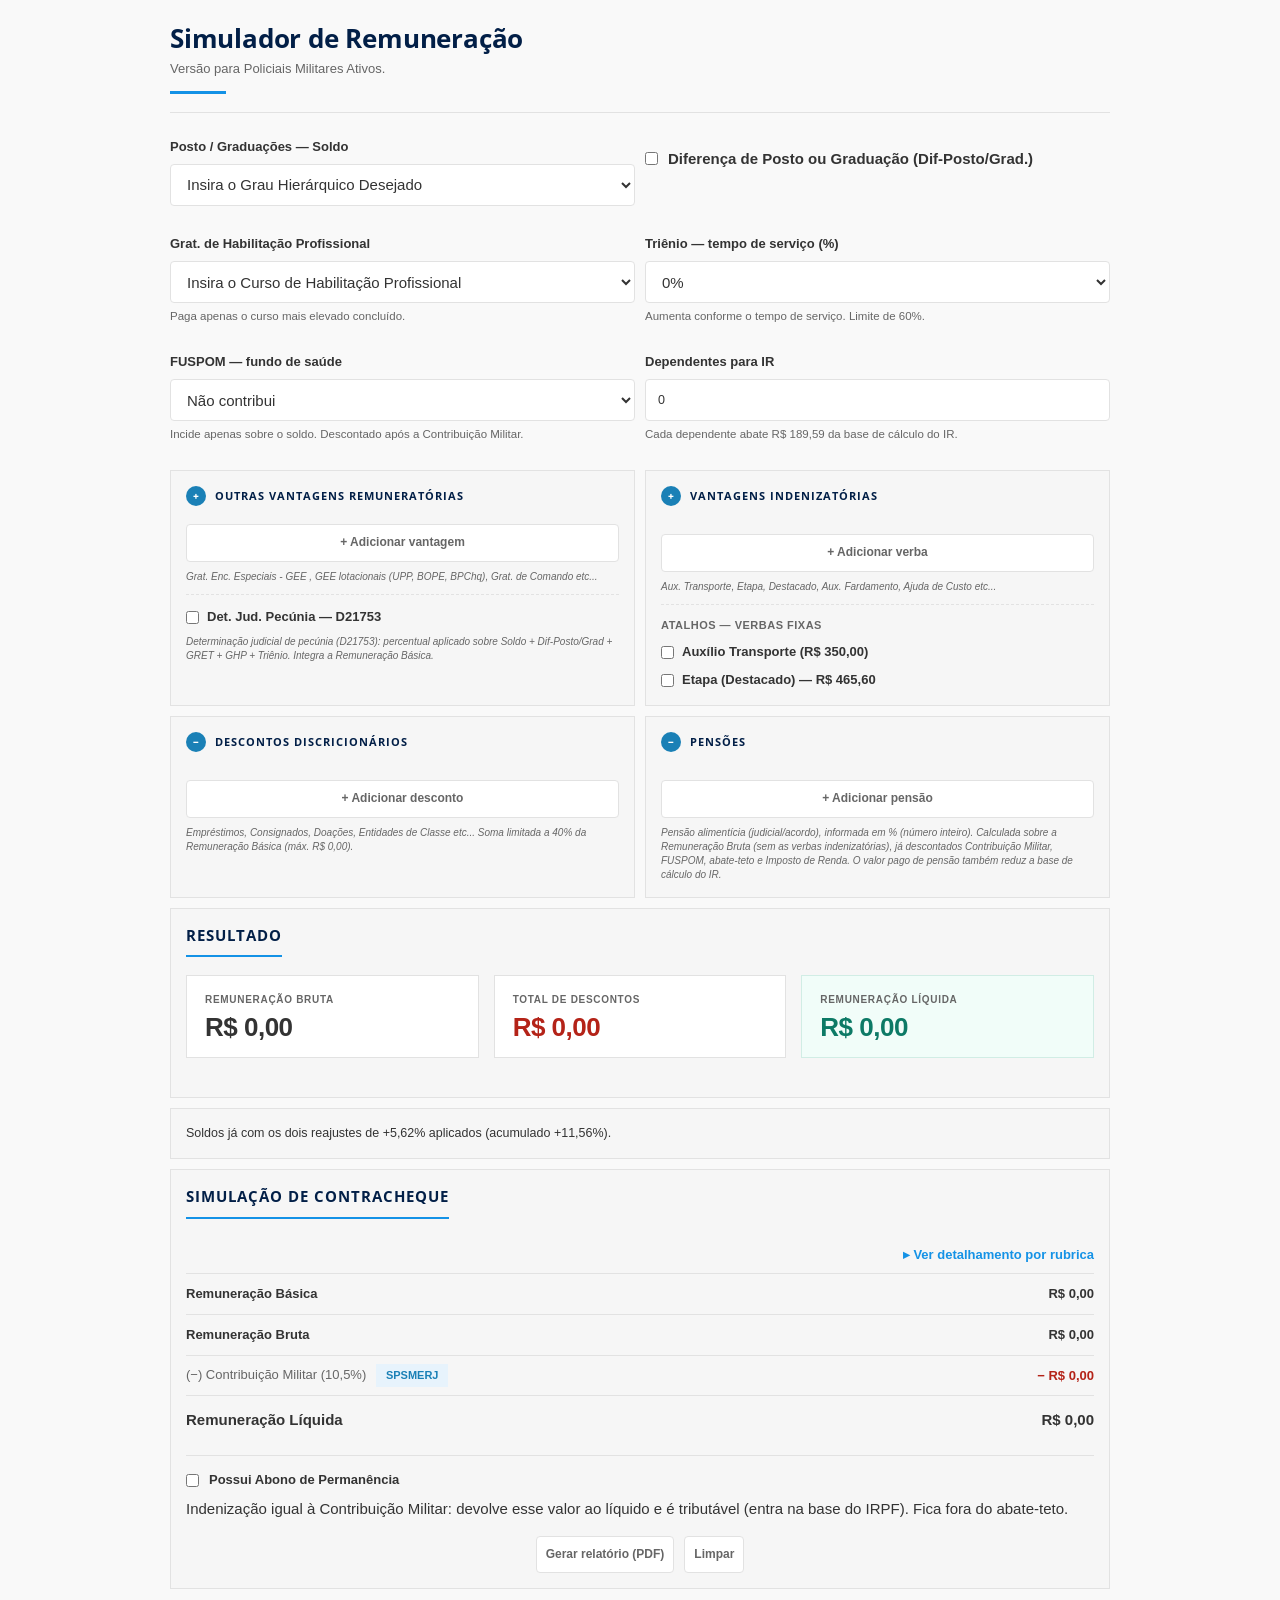
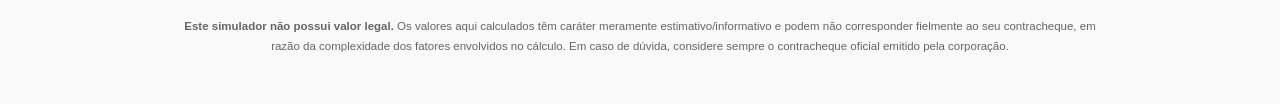
<file: index.html>
<!DOCTYPE html>
<html lang="pt-BR">

<head>
  <meta charset="UTF-8">
  <meta name="viewport" content="width=device-width, initial-scale=1.0">
  <link rel="preconnect" href="https://fonts.googleapis.com">
  <link rel="preconnect" href="https://fonts.gstatic.com" crossorigin>
  <link rel="stylesheet" href="https://fonts.googleapis.com/css2?family=Open+Sans:wght@400;600;700&display=swap">
  <link rel="stylesheet" href="calculadora_pmerj.css">
  <title>Simulador de Remuneração</title>
  <script src="calculadora_pmerj_v6.js" defer></script>
</head>

<body>
  <div class="wrap">
    <header>
      <div class="header-text">
        <div class="brasao"></div>
        <h1>Simulador de Remuneração</h1>
        <p>Versão para Policiais Militares Ativos.</p>
      </div>
    </header>
    <!-- ====================== REAJUSTES (JÁ EFETIVADOS) ====================== -->
    <!-- Os dois reajustes de 5,62% estão fixos no cálculo (JS), compostos sobre o soldo.
       Acumulado: 1,0562 × 1,0562 = 1,11556 -> +11,56%.
       Este card também recebe, via JS, a opção de GEE (exclusiva de Coronel). -->
    <div class="card" id="card-reajuste" style="margin-bottom:16px;">
      <div class="hint" style="font-size: 12.5px">Soldos já com os dois reajustes de +5,62% aplicados (acumulado +11,56%).</div>
    </div>


    <div class="grid">


      <!-- ============ CARD 1 — POSTO / GRADUAÇÃO (DEFINIDO) ============ -->
      <div class="field">
        <label for="posto">Posto / Graduações — Soldo</label>
        <select id="posto">

          <option value="3270.73" data-gret="192.5"> Cel PM </option>
          <option value="2943.65" data-gret="192.5">Ten Cel PM </option>
          <option value="2649.28" data-gret="192.5">Maj PM </option>
          <option value="2384.35" data-gret="150">Cap PM </option>
          <option value="2145.60" data-gret="150">1º Ten PM </option>
          <option value="1929.73" data-gret="150">2º Ten PM </option>
          <option value="1736.76" data-gret="150">Asp Of PM </option>
          <option value="1141.49" data-gret="122.5">Cad PM </option>
          <option value="1736.76" data-gret="150">Sub Ten PM</option>
          <option value="1596.12" data-gret="150">1º Sgt PM </option>
          <option value="1448.94" data-gret="150">2º Sgt PM </option>
          <option value="1318.11" data-gret="150">3º Sgt PM </option>
          <option value="1141.49" data-gret="150">Cb PM </option>
          <option value="991.03" data-gret="150">Sd PM </option>
          <option value="817.67" data-gret="122.5">Aluno CFP </option>
          <option value="0" selected> Insira o Grau Hierárquico Desejado </option>
        </select>
      </div>

      <!-- GHP — Gratificação de Habilitação Profissional
           Quem escolhe é o usuário (curso mais elevado concluído).
           value = % sobre o soldo  |  cálculo no JS: soldo * value / 100 -> LINHA no resultado -->

      <div class="field">
        <label for="habilitacao"> Grat. de Habilitação Profissional </label>
        <select name="" id="habilitacao">
          <option value="160">160% - CCEM — Curso de Comando e Estado-Maior</option>
          <option value="110">110% - CAO / CAS — Curso de Aperfeiçoamento de Oficiais / Sargentos</option>
          <option value="85">85% - CE - Curso de Especialização ou Equivalente</option>
          <option value="80">80% - CFO / CFS — Curso de Formação de Oficiais / Sargentos</option>
          <option value="75">75% - CFP — Curso de Formação de Praça</option>
          <option value="0" selected> Insira o Curso de Habilitação Profissional </option>
        </select>
        <div class="hint">Paga apenas o curso mais elevado concluído.</div>
      </div>
      <div class="field">
        <label for="trienio">Triênio — tempo de serviço (%)</label>
        <select id="trienio">
          <option value="0" selected>0%</option>
          <option value="10">10%</option>
          <option value="15">15%</option>
          <option value="20">20%</option>
          <option value="25">25%</option>
          <option value="30">30%</option>
          <option value="35">35%</option>
          <option value="40">40%</option>
          <option value="45">45%</option>
          <option value="50">50%</option>
          <option value="55">55%</option>
          <option value="60">60%</option>
        </select>
        <div class="hint">Aumenta conforme o tempo de serviço. Limite de 60%.</div>
      </div>

      <!-- Card recolhível (<details>): nasce fechado para dar mais respiro à página;
         clicar no <summary> expande. Os id internos não mudaram. -->
      <!-- FUSPOM — fundo de saúde (escolhido pelo usuário). DESCONTO.
           value = % | base = SOMENTE o soldo
           cálculo no JS: soldo * value / 100 -> LINHA de desconto (após Contrib. Militar) -->
      <div class="field">
        <label for="fuspom">FUSPOM — fundo de saúde</label>
        <select id="fuspom">
          <option value="0" selected>Não contribui</option>
          <option value="10">10%</option>
          <option value="11">11%</option>
          <option value="12">12%</option>
          <option value="13">13%</option>
          <option value="14">14%</option>
          <option value="15">15%</option>
          <option value="16">16%</option>
          <option value="17">17%</option>
          <option value="18">18%</option>
        </select>
        <div class="hint">Incide apenas sobre o soldo. Descontado após a Contribuição Militar.</div>
      </div>

      <!-- DEPENDENTES (IR) — controle próprio, perto do FUSPOM.
           Cada dependente abate R$ 189,59 do Rendimento Tributável. -->
      <div class="field">
        <label for="dependentes">Dependentes para IR</label>
        <input type="number" id="dependentes" value="0" min="0" step="1" inputmode="numeric">
        <div class="hint">Cada dependente abate R$ 189,59 da base de cálculo do IR.</div>
      </div>

      <!-- ============ CARD — OUTRAS VANTAGENS REMUNERATÓRIAS (até 5) ============ -->
      <!-- TRIBUTÁVEIS: somam à Rem. Básica para formar a Rem. Bruta. -->

      <div class="card">
        <h2><span class="num">+</span> Outras vantagens remuneratórias</h2>
        <div id="vant-lista"><!-- campos adicionados aqui (máx. 5) --></div>
        <button type="button" class="cen-btn" id="btn-add-vant" style="width:100%;">+ Adicionar vantagem
        </button>
        <div class="hint hint-exp"> Grat. Enc. Especiais - GEE , GEE lotacionais (UPP, BOPE, BPChq), Grat. de Comando
          etc...</div>
      </div>


      <!-- ============ CARD — VERBAS INDENIZATÓRIAS (até 5) ============ -->
      <!-- NÃO TRIBUTÁVEIS: entram na Rem. Bruta, mas saem do Rendimento Tributável. -->
      <div class="card">
        <h2><span class="num">+</span> Vantagens Indenizatórias</h2>
        <div id="vind-lista"><!-- campos (máx. 5) --></div>
        <button type="button" class="cen-btn" id="btn-add-vind" style="width:100%; margin-top:10px;">+ Adicionar
          verba</button>

        <div class="hint hint-exp"> Aux. Transporte, Etapa, Destacado, Aux. Fardamento, Ajuda de Custo etc...</div>
      </div>

      <!-- ============ CARD — DESCONTOS DISCRICIONÁRIOS (até 5) ============ -->
      <!-- O usuário adiciona campos (máx. 5). Cada um é um valor livre em R$.
         A SOMA de todos é limitada a 40% da Remuneração Básica (teto dinâmico).
         No JS: somaDisc = soma dos campos; desconto = min(somaDisc, 40% Rem.Básica).
         Campos criados/removidos dinamicamente; o cálculo lê todos pela classe .desc-disc-input. -->
      <div class="card">
        <h2><span class="num">−</span> Descontos discricionários</h2>
        <div id="desc-disc-lista"><!-- campos adicionados aqui (máx. 5) --></div>
        <button type="button" class="cen-btn" id="btn-add-desc" style="width:100%; margin-top: 10px;">+ Adicionar
          desconto</button>
        <div class="hint hint-exp"> Empréstimos, Consignados, Doações, Entidades de Classe etc... Soma limitada a 40% da
          Remuneração Básica (máx. <span id="desc-disc-max">R$ 0,00</span>).
        </div>
        <div class="hint" id="desc-disc-aviso" style="display:none; color:var(--vermelho); font-weight:600;">Soma
          acima
          do limite — considerado o máximo permitido.</div>
      </div>

      <!-- ============ CARD — PENSÕES (até 5) ============ -->
      <!-- Desconto. Reduz o líquido E abate da Base de Cálculo do IR.
           Campos dinâmicos lidos pela classe .pensao-input. -->
      <div class="card">
        <h2><span class="num">−</span> Pensões</h2>
        <div id="pensao-lista"><!-- campos adicionados aqui (máx. 5) --></div>
        <button type="button" class="cen-btn" id="btn-add-pensao" style="width:100%; margin-top:10px;">+ Adicionar
          pensão</button>
        <div class="hint hint-exp" style="margin-top:8px;">Pensão alimentícia (judicial/acordo), informada em % (número inteiro).
          Calculada sobre a Remuneração Bruta (sem as verbas indenizatórias), já descontados Contribuição Militar, FUSPOM, abate-teto e Imposto de Renda.
          O valor pago de pensão também reduz a base de cálculo do IR.</div>
      </div>

      <!-- ============ CARD DE RESULTADO ============ -->
      <div class="card result-card">
        <h2> Resultado </h2>
        <div class="big-nums">
          <div class="big-num">
            <div class="lbl">Remuneração Bruta</div>
            <div class="val" id="r-rem-bruta">R$&nbsp;0,00</div>
          </div>
          <div class="big-num">
            <div class="lbl">Total de descontos</div>
            <div class="val" id="r-desc" style="color: var(--vermelho);">R$&nbsp;0,00</div>
          </div>
          <div class="big-num destaque">
            <div class="lbl">Remuneração Líquida</div>
            <div class="val" id="r-liquido">R$&nbsp;0,00</div>
          </div>
        </div>


      </div>

      <!-- DETALHAMENTO (table.breakdown) — "contracheque": rubricas e valores.
           Descontos, auxílios e líquido entram aqui nas próximas etapas. -->
      <div class="card result-card">
        <h2> Simulação de Contracheque </h2>
        <table class="breakdown">
          <tbody>
            <tr id="comp-toggle" style="cursor:pointer;">
              <td colspan="2" class="lbl-cell" style="color:var(--acento); font-weight:700;">
                <span id="comp-arrow">▸</span> Ver detalhamento por rubrica
              </td>
            </tr>
            <tr class="comp-row" style="display:none;">
              <td class="lbl-cell">Soldo base</td>
              <td id="t-soldo">R$&nbsp;0,00</td>
            </tr>
            <tr class="comp-row" style="display:none;">
              <td class="lbl-cell">GRET (<span id="t-gret-p">150</span>%)</td>
              <td class="pos" id="t-gret">+ R$&nbsp;0,00</td>
            </tr>
            <tr class="comp-row" style="display:none;">
              <td class="lbl-cell">GHP — Habilitação (<span id="t-ghp-p">75</span>%)</td>
              <td class="pos" id="t-ghp">+ R$&nbsp;0,00</td>
            </tr>
            <tr class="comp-row" style="display:none;">
              <td class="lbl-cell">GRAM — Risco (62,5%)</td>
              <td class="pos" id="t-gram">+ R$&nbsp;0,00</td>
            </tr>
            <tr class="comp-row" style="display:none;">
              <td class="lbl-cell">Triênio (<span id="t-tri-p">0</span>%)</td>
              <td class="pos" id="t-trienio">+ R$&nbsp;0,00</td>
            </tr>



            <tr class="subtotal">
              <td>Remuneração Básica</td>
              <td id="t-rem-basica">R$&nbsp;0,00</td>
            </tr>
            <tr>
              <td class="lbl-cell">(+) Outras vantagens remuneratórias</td>
              <td class="pos" id="t-vant">+ R$&nbsp;0,00</td>
            </tr>
            <tr>
              <td class="lbl-cell">(+) Verbas indenizatórias <span class="badge-aux">não tributável</span></td>
              <td class="pos" id="t-vind">+ R$&nbsp;0,00</td>
            </tr>
            <tr class="subtotal">
              <td>Remuneração Bruta</td>
              <td id="t-rem-bruta">R$&nbsp;0,00</td>
            </tr>
            <tr>
              <td class="lbl-cell">(−) Contribuição Militar (10,5%) <span class="badge-aux"> SPSMERJ </span></td>
              <td class="neg" id="t-contrib">− R$&nbsp;0,00</td>
            </tr>
            <tr>
              <td class="lbl-cell">(−) Descontos discricionários <span class="badge-aux"></span>
              </td>
              <td class="neg" id="t-desc-disc">− R$&nbsp;0,00</td>
            </tr>
            <tr>
              <td class="lbl-cell">(−) Imposto de Renda Retido na Fonte <span class="badge-aux">(estimativa)</span></td>
              <td class="neg" id="t-irrf">− R$&nbsp;0,00</td>
            </tr>
            <!-- as linhas de Pensão (uma por pensão informada) são inseridas aqui pelo JS, após o IRRF -->
            <tr class="final">
              <td>Remuneração Líquida</td>
              <td id="t-liquido">R$&nbsp;0,00</td>
            </tr>
          </tbody>
        </table>
      </div>
    </div>
    <!-- Rodapé informativo / aviso -->
    <p class="footer-note"><strong>Este simulador não possui valor legal.</strong> Os valores aqui calculados têm
      caráter meramente estimativo/informativo e podem não corresponder fielmente ao seu contracheque, em razão da
      complexidade dos fatores envolvidos no cálculo. Em caso de dúvida, considere sempre o contracheque oficial
      emitido pela corporação.</p>
  </div>
</body>

</html>
</file>
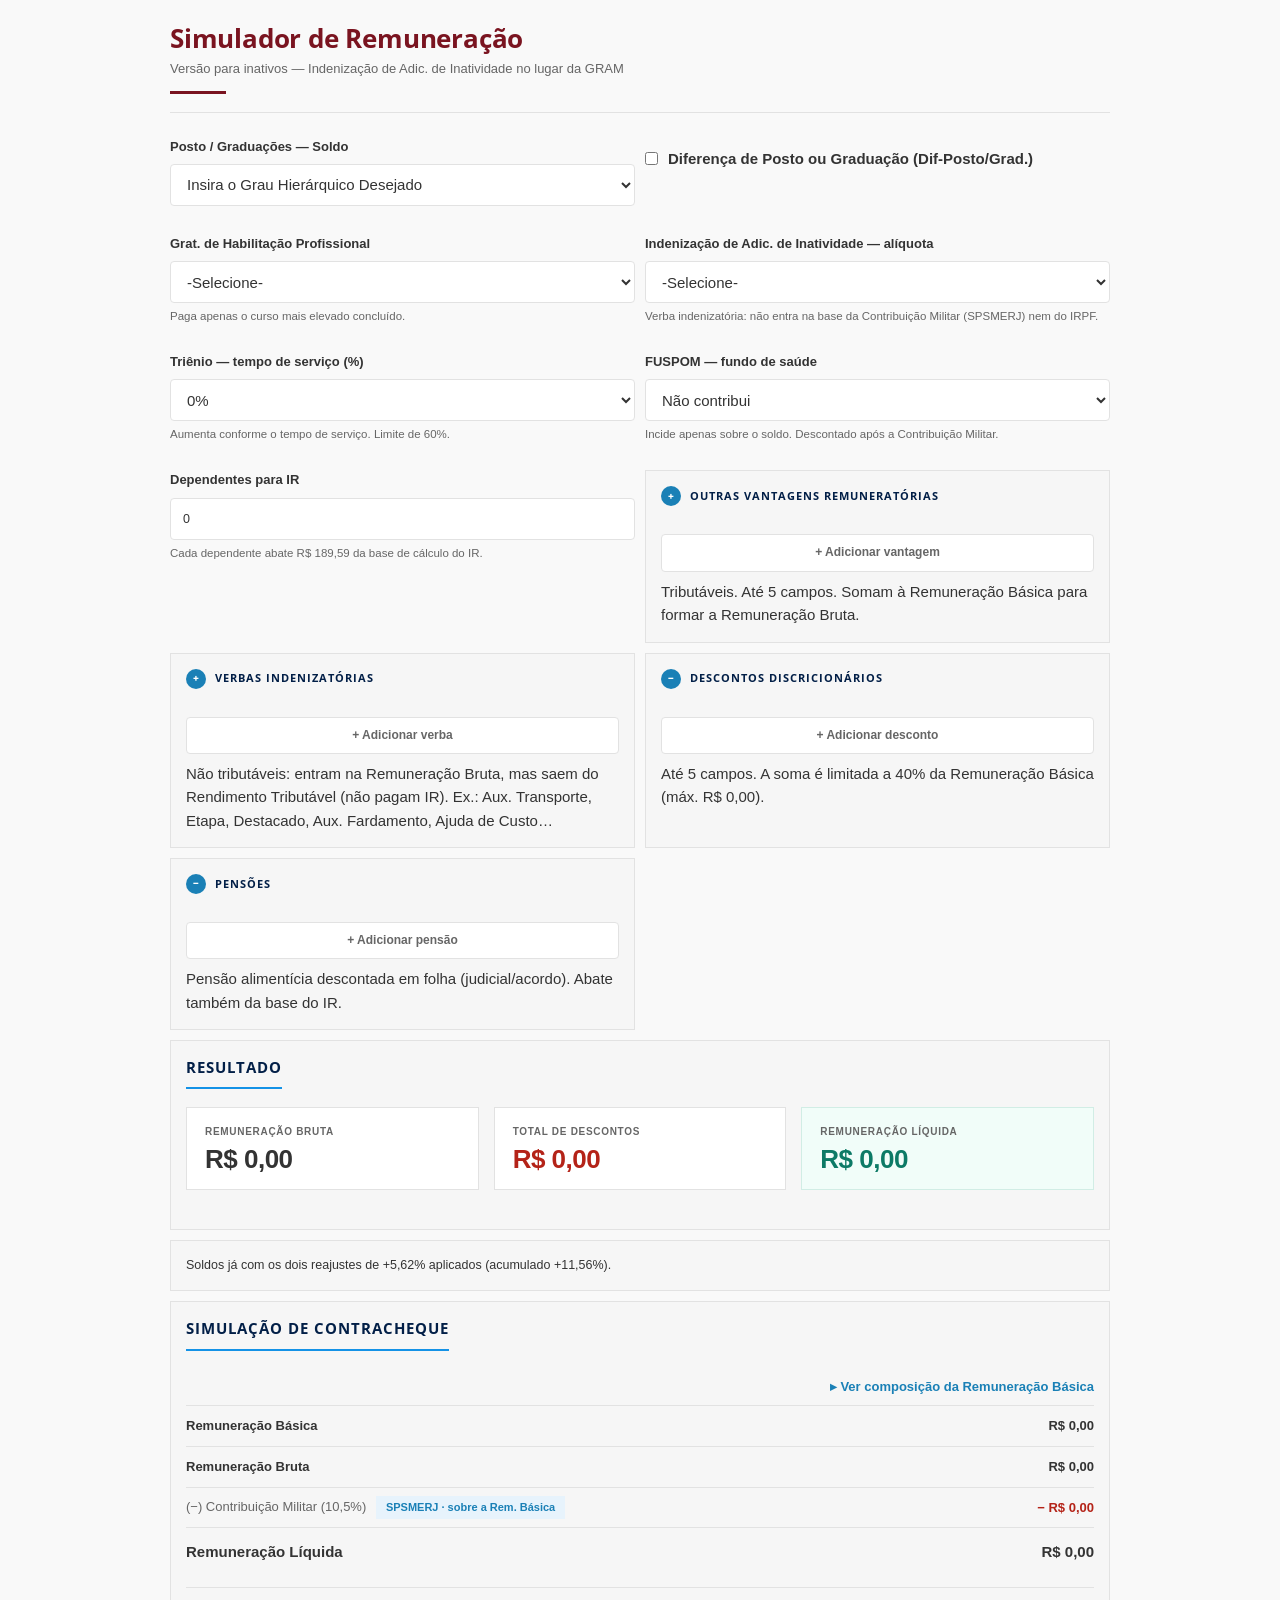
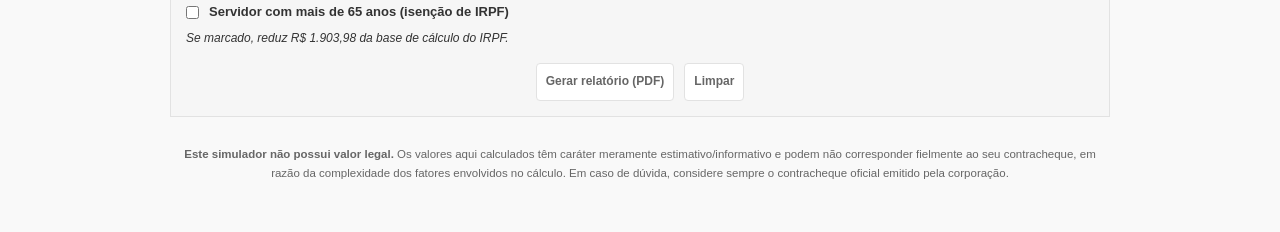
<file: Calculadora_Veterano.html>
<!DOCTYPE html>
<html lang="pt-BR">

<head>
  <meta charset="UTF-8">
  <meta name="viewport" content="width=device-width, initial-scale=1.0">
  <link rel="preconnect" href="https://fonts.googleapis.com">
  <link rel="preconnect" href="https://fonts.gstatic.com" crossorigin>
  <link rel="stylesheet" href="https://fonts.googleapis.com/css2?family=Open+Sans:wght@400;600;700&display=swap">
  <link rel="stylesheet" href="calculadora_pmerj.css">
  <title>Simulador de Remuneração — Inativos</title>
  <script src="Calculadora_Veterano_v6.js" defer></script>
</head>

<body class="veteranos">
  <div class="wrap">
    <header class="veterano">
    <!-- <header style="background: #b91c1c; color: #fff; margin-bottom:24px; border-radius:0 0 8px 8px;"> -->
      <div class="header-text">
        <div class="brasao"></div>
        <h1>Simulador de Remuneração</h1>
        <p>Versão para inativos — Indenização de Adic. de Inatividade no lugar da GRAM</p>
      </div>
    </header>

    <!-- ====================== REAJUSTES (JÁ EFETIVADOS) ====================== -->
    <!-- Os dois reajustes de 5,62% estão fixos no cálculo (JS), compostos sobre o soldo.
       Acumulado: 1,0562 × 1,0562 = 1,11556 -> +11,56%. -->
    <div class="card" id="card-reajuste" style="margin-bottom:16px;">
      <div class="hint" style="font-size:12.5px">Soldos já com os dois reajustes de +5,62% aplicados (acumulado +11,56%).</div>
    </div>


    <div class="grid">


      <!-- ============ CARD 1 — POSTO / GRADUAÇÃO (DEFINIDO) ============ -->
      <div class="field">
        <label for="posto">Posto / Graduações — Soldo</label>
        <select id="posto">
          <option value="3270.73" data-gret="192.5"> Cel PM </option>
          <option value="2943.65" data-gret="192.5">Ten Cel PM </option>
          <option value="2649.28" data-gret="192.5">Maj PM </option>
          <option value="2384.35" data-gret="150">Cap PM </option>
          <option value="2145.60" data-gret="150">1º Ten PM </option>
          <option value="1929.73" data-gret="150">2º Ten PM </option>
          <option value="1736.76" data-gret="150">Asp Of PM </option>
          <option value="1141.49" data-gret="122.5">Cad PM </option>
          <option value="1736.76" data-gret="150">Sub Ten PM</option>
          <option value="1596.12" data-gret="150">1º Sgt PM </option>
          <option value="1448.94" data-gret="150">2º Sgt PM </option>
          <option value="1318.11" data-gret="150">3º Sgt PM </option>
          <option value="1141.49" data-gret="150">Cb PM </option>
          <option value="991.03" data-gret="150" >Sd PM </option>
          <option value="817.67" data-gret="122.5">Aluno CFP </option>
          <option value="0" selected> Insira o Grau Hierárquico Desejado </option>
        </select>
      </div>

      <!-- GHP — Gratificação de Habilitação Profissional
           Quem escolhe é o usuário (curso mais elevado concluído).
           value = % sobre o soldo  |  cálculo no JS: soldo * value / 100 -> LINHA no resultado -->

      <div class="field">
        <label for="habilitacao"> Grat. de Habilitação Profissional </label>
        <select name="" id="habilitacao">
          <option value="160">160% - CCEM — Curso de Comando e Estado-Maior</option>
          <option value="110">110% - CAO / CAS — Curso de Aperfeiçoamento de Oficiais / Sargentos</option>
          <option value="85">85% - Curso de Especialização ou equivalente</option>
          <option value="80">80% - CFO / CFS — Curso de Formação de Oficiais / Sargentos</option>
          <option value="75" >75% - CFP — Curso de Formação de Praça </option>
          <option value="0" selected> -Selecione- </option>
        </select>
        <div class="hint">Paga apenas o curso mais elevado concluído.</div>
      </div>
            <!-- IAI — Indenização de Adicional de Inatividade (substitui a GRAM) -->
      <div class="field">
        <label for="iai-aliquota">Indenização de Adic. de Inatividade — alíquota</label>
        <select id="iai-aliquota">
          <option value="20">20%</option>
          <option value="25">25%</option>
          <option value="30">30%</option>
           <option value="0" selected> -Selecione- </option>
        </select>
        <div class="hint">Verba indenizatória: não entra na base da Contribuição Militar (SPSMERJ) nem do IRPF.</div>
      </div>

      <div class="field">
        <label for="trienio">Triênio — tempo de serviço (%)</label>
        <select id="trienio">
          <option value="0" selected>0%</option>
          <option value="10">10%</option>
          <option value="15">15%</option>
          <option value="20">20%</option>
          <option value="25">25%</option>
          <option value="30">30%</option>
          <option value="35">35%</option>
          <option value="40">40%</option>
          <option value="45">45%</option>
          <option value="50">50%</option>
          <option value="55">55%</option>
          <option value="60">60%</option>
        </select>
        <div class="hint">Aumenta conforme o tempo de serviço. Limite de 60%.</div>
      </div>

      <!-- Card recolhível (<details>): nasce fechado para dar mais respiro à página;
         clicar no <summary> expande. Os id internos não mudaram. -->
      <!-- FUSPOM — fundo de saúde (escolhido pelo usuário). DESCONTO.
           value = % | base = SOMENTE o soldo
           cálculo no JS: soldo * value / 100 -> LINHA de desconto (após Contrib. Militar) -->
      <div class="field">
        <label for="fuspom">FUSPOM — fundo de saúde</label>
        <select id="fuspom">
          <option value="0" selected>Não contribui</option>
          <option value="10">10%</option>
          <option value="11">11%</option>
          <option value="12">12%</option>
          <option value="13">13%</option>
          <option value="14">14%</option>
          <option value="15">15%</option>
          <option value="16">16%</option>
          <option value="17">17%</option>
          <option value="18">18%</option>
        </select>
        <div class="hint">Incide apenas sobre o soldo. Descontado após a Contribuição Militar.</div>
      </div>

      <!-- DEPENDENTES (IR) — controle próprio, perto do FUSPOM.
           Cada dependente abate R$ 189,59 do Rendimento Tributável. -->
      <div class="field">
        <label for="dependentes">Dependentes para IR</label>
        <input type="number" id="dependentes" value="0" min="0" step="1" inputmode="numeric">
        <div class="hint">Cada dependente abate R$ 189,59 da base de cálculo do IR.</div>
      </div>

      <!-- ============ CARD — OUTRAS VANTAGENS REMUNERATÓRIAS (até 5) ============ -->
      <!-- TRIBUTÁVEIS: somam à Rem. Básica para formar a Rem. Bruta. -->
      <div class="card">
        <h2><span class="num">+</span> Outras vantagens remuneratórias</h2>
        <div id="vant-lista"><!-- campos (máx. 5) --></div>
        <button type="button" class="cen-btn" id="btn-add-vant" style="width:100%; margin-top:10px;">+ Adicionar vantagem</button>
        <div class="hint" style="margin-top:8px;">Tributáveis. Até 5 campos. Somam à Remuneração Básica para formar a Remuneração Bruta.</div>
      </div>

      <!-- ============ CARD — VERBAS INDENIZATÓRIAS (até 5) ============ -->
      <!-- NÃO TRIBUTÁVEIS: entram na Rem. Bruta, mas saem do Rendimento Tributável. -->
      <div class="card">
        <h2><span class="num">+</span> Verbas indenizatórias</h2>
        <div id="vind-lista"><!-- campos (máx. 5) --></div>
        <button type="button" class="cen-btn" id="btn-add-vind" style="width:100%; margin-top:10px;">+ Adicionar verba</button>
        <div class="hint" style="margin-top:8px;">Não tributáveis: entram na Remuneração Bruta, mas saem do Rendimento Tributável (não pagam IR). Ex.: Aux. Transporte, Etapa, Destacado, Aux. Fardamento, Ajuda de Custo…</div>
      </div>

      <!-- ============ CARD — DESCONTOS DISCRICIONÁRIOS (até 5) ============ -->
      <!-- O usuário adiciona campos (máx. 5). Cada um é um valor livre em R$.
         A SOMA de todos é limitada a 40% da Remuneração Básica (teto dinâmico).
         No JS: somaDisc = soma dos campos; desconto = min(somaDisc, 40% Rem.Básica).
         Campos criados/removidos dinamicamente; o cálculo lê todos pela classe .desc-disc-input. -->
      <div class="card">
        <h2><span class="num">−</span> Descontos discricionários</h2>
        <div id="desc-disc-lista"><!-- campos adicionados aqui (máx. 5) --></div>
        <button type="button" class="cen-btn" id="btn-add-desc" style="width:100%; margin-top: 10px;">+ Adicionar
          desconto</button>
        <div class="hint" style="margin-top:8px;">Até 5 campos. A soma é limitada a 40% da Remuneração Básica (máx.
          <span id="desc-disc-max">R$ 0,00</span>).
        </div>
        <div class="hint" id="desc-disc-aviso" style="display:none; color:var(--danger); font-weight:600;">Soma acima
          do limite — considerado o máximo permitido.</div>
      </div>

      <!-- ============ CARD — PENSÕES (até 5) ============ -->
      <!-- Desconto. Reduz o líquido E abate da Base de Cálculo do IR.
           Campos dinâmicos lidos pela classe .pensao-input. -->
      <div class="card">
        <h2><span class="num">−</span> Pensões</h2>
        <div id="pensao-lista"><!-- campos adicionados aqui (máx. 5) --></div>
        <button type="button" class="cen-btn" id="btn-add-pensao" style="width:100%; margin-top:10px;">+ Adicionar pensão</button>
        <div class="hint" style="margin-top:8px;">Pensão alimentícia descontada em folha (judicial/acordo). Abate também da base do IR.</div>
      </div>

      <!-- ============ CARD DE RESULTADO ============ -->
      <div class="card result-card">
        <h2> Resultado </h2>
        <div class="big-nums">
          <div class="big-num">
            <div class="lbl">Remuneração Bruta</div>
            <div class="val" id="r-rem-bruta">R$&nbsp;0,00</div>
          </div>
          <div class="big-num">
            <div class="lbl">Total de descontos</div>
            <div class="val" id="r-desc" style="color: var(--danger);">R$&nbsp;0,00</div>
          </div>
          <div class="big-num destaque">
            <div class="lbl">Remuneração Líquida</div>
            <div class="val" id="r-liquido">R$&nbsp;0,00</div>
          </div>
        </div>


      </div>

      <!-- DETALHAMENTO (table.breakdown) — "contracheque": rubricas e valores.
           Descontos, auxílios e líquido entram aqui nas próximas etapas. -->
      <div class="card result-card">
        <h2> Simulação de Contracheque </h2>
        <table class="breakdown">
          <tbody>
            <tr id="comp-toggle" style="cursor:pointer;">
              <td colspan="2" class="lbl-cell" style="color:var(--primary-strong); font-weight:700;">
                <span id="comp-arrow">▸</span> Ver composição da Remuneração Básica
              </td>
            </tr>
            <tr class="comp-row" style="display:none;">
              <td class="lbl-cell">Soldo base</td>
              <td id="t-soldo">R$&nbsp;0,00</td>
            </tr>
            <tr class="comp-row" style="display:none;">
              <td class="lbl-cell">GRET (<span id="t-gret-p">150</span>%)</td>
              <td class="pos" id="t-gret">+ R$&nbsp;0,00</td>
            </tr>
            <tr class="comp-row" style="display:none;">
              <td class="lbl-cell">GHP — Habilitação (<span id="t-ghp-p">75</span>%)</td>
              <td class="pos" id="t-ghp">+ R$&nbsp;0,00</td>
            </tr>
            <tr class="comp-row" style="display:none;">
              <td class="lbl-cell">Indenização Adic. de Inatividade (<span id="t-iai-p">20</span>%)</td>
              <td class="pos" id="t-iai">+ R$&nbsp;0,00</td>
            </tr>
            <tr class="comp-row" style="display:none;">
              <td class="lbl-cell">Triênio (<span id="t-tri-p">0</span>%)</td>
              <td class="pos" id="t-trienio">+ R$&nbsp;0,00</td>
            </tr>
            <tr class="subtotal">
              <td>Remuneração Básica</td>
              <td id="t-rem-basica">R$&nbsp;0,00</td>
            </tr>
            <tr>
              <td class="lbl-cell">(+) Outras vantagens remuneratórias</td>
              <td class="pos" id="t-vant">+ R$&nbsp;0,00</td>
            </tr>
            <tr>
              <td class="lbl-cell">(+) Verbas indenizatórias <span class="badge-aux">não tributável</span></td>
              <td class="pos" id="t-vind">+ R$&nbsp;0,00</td>
            </tr>
             <tr class="subtotal"><td>Remuneração Bruta</td><td id="t-rem-bruta">R$&nbsp;0,00</td></tr>
            <tr>
              <td class="lbl-cell">(−) Contribuição Militar (10,5%) <span class="badge-aux">SPSMERJ · sobre a Rem.
                  Básica</span></td>
              <td class="neg" id="t-contrib">− R$&nbsp;0,00</td>
            </tr>
            <tr>
              <td class="lbl-cell">(−) Descontos discricionários <span class="badge-aux">máx. 40% da Rem. Básica</span>
              </td>
              <td class="neg" id="t-desc-disc">− R$&nbsp;0,00</td>
            </tr>
            <tr>
              <td class="lbl-cell">(−) Imposto de Renda Retido na Fonte <span class="badge-aux">(estimativa)</span></td>
              <td class="neg" id="t-irrf">− R$&nbsp;0,00</td>
            </tr>
            <tr>
              <td class="lbl-cell">(−) Pensões <span class="badge-aux">judicial/acordo</span></td>
              <td class="neg" id="t-pensao">− R$&nbsp;0,00</td>
            </tr>
            <tr class="final">
              <td>Remuneração Líquida</td>
              <td id="t-liquido">R$&nbsp;0,00</td>
            </tr>
          </tbody>
        </table>
      </div>

  
    </div>
        <!-- Rodapé informativo / aviso -->
        <p class="footer-note"><strong>Este simulador não possui valor legal.</strong> Os valores aqui calculados
          têm caráter meramente estimativo/informativo e podem não corresponder fielmente ao seu contracheque, em
          razão da complexidade dos fatores envolvidos no cálculo. Em caso de dúvida, considere sempre o
          contracheque oficial emitido pela corporação.</p>
  </div>
</body>

</html>
</file>
<file: calculadora_pmerj.css>
@import url('https://fonts.googleapis.com/css2?family=Open+Sans:wght@400;600;700&display=swap');

:root {
    /* ===== Paleta alinhada ao site institucional (WordPress + Avada) ===== */
    --page-bg: #f9f9f9;          /* fundo de seção do site */
    --surface: #f6f6f6;          /* fundo dos cards (.status0 do site) — plano, sem sombra */
    --surface-soft: #f2efef;     /* tom auxiliar do site */
    --surface-muted: #f9f9f9;
    --text: #333333;             /* corpo de texto do site */
    --text-soft: #666666;
    --border: #e2e2e2;
    --primary: #1492E6;          /* azul primário (nav/cabeçalho do site) */
    --primary-strong: #1A80B6;   /* azul secundário/acento (círculos de ícone) */
    /* Azul-marinho escuro dos títulos e do link "Acessar sistema" do site */
    --heading: #021F47;
    --heading-veterano: #7a1420;
    --success: #0d7a66;
    --danger: #b42318;
    --vermelho: #b42318;
    --tint: #e7f3fc;             /* leve tom do azul primário para realces */
    --acento: var(--primary);
    --borda: var(--border);
    --texto: var(--text);
    --fundo: var(--page-bg);
    --shadow-soft: none;
    --shadow-active: none;
    --radius-card: 0;            /* estética "flat/boxy" do site: sem cantos arredondados */
    --radius-icon: 0;
    --radius-input: 4px;         /* inputs Bootstrap do site mantêm ~4px */
    --transition: all 0.2s cubic-bezier(0.4, 0, 0.2, 1);
    --font-heading: 'Open Sans', -apple-system, 'Segoe UI', 'Roboto', 'Helvetica Neue', Arial, sans-serif;
    --font-body: -apple-system, 'Segoe UI', 'Roboto', 'Helvetica Neue', Arial, sans-serif;
  }

  * { margin: 0; padding: 0; box-sizing: border-box; }
  body {
    font-family: var(--font-body);
    font-size: 15px;
    background: var(--page-bg);
    color: var(--text);
    line-height: 1.55;
    padding: 24px 16px 48px;
    min-height: 100vh;
  }
  .veteranos {
    background: var(--page-bg);
  }
  .wrap { max-width: 940px; margin: 0 auto; }
  .header-text {
    position: relative;
    z-index: 1;
  }
  header {
    background: transparent;
    color: var(--heading);
    border-radius: 0;
    padding: 0 0 18px;
    margin-bottom: 24px;
    box-shadow: none;
    position: relative;
    border: none;
    border-bottom: 1px solid var(--border);
  }
  /* Página de veteranos: mesmo padrão, com um leve tom vinho no título/risco
     para diferenciar de "ativos" (sem recriar o banner grande) */
  .veterano {
    background: transparent;
  }
  .veterano h1 { color: var(--heading-veterano); }
  .veterano .header-text::after { background: var(--heading-veterano); }
  .brasao {
    display: none;
  }
  .header-text {
    position: relative;
    z-index: 1;
    display: flex;
    flex-direction: column;
    align-items: flex-start;
    gap: 4px;
  }
  .header-text::after {
    content: "";
    display: block;
    width: 56px;
    height: 3px;
    background: var(--primary);
    border-radius: 0;
    margin-top: 8px;
    order: 3;
  }
  header h1 {
    font-family: var(--font-heading);
    font-size: clamp(1.5rem, 2vw, 2rem);
    font-weight: 700;
    letter-spacing: -0.2px;
    margin: 0;
    line-height: 1.2;
    color: var(--heading);
  }
  header p { font-size: 13px; color: var(--text-soft); opacity: 1; margin: 0; }
  .grid { display: grid; grid-template-columns: 1fr 1fr; gap: 10px; }
  .field,
  .card,
  details.card {
    min-width: 0;
  }
  @media (max-width: 720px) {
    body { padding: 20px 12px 40px; }
    .wrap { max-width: 100%; }
    .grid { grid-template-columns: 1fr; gap: 10px; }
    header { padding: 0 0 16px; margin-bottom: 20px; }
    .card { padding: 15px; }
    .field label,
    .field .hint,
    .card h2,
    select,
    input,
    button,
    summary,
    .money-row input {
      word-break: break-word;
      overflow-wrap: anywhere;
    }
  }
  @media (max-width: 480px) {
    body { padding: 16px 10px 32px; }
    .wrap { max-width: 100%; }
    header { padding: 0 0 14px; }
    .card { padding: 14px; }
    .result-card { padding: 15px; }
    .big-num .val { font-size: 20px; }
    .grid { gap: 10px; }
    .field { margin-bottom: 16px; }
    .slider-row { gap: 8px; }
    .slider-val { min-width: 42px; font-size: 13px; }
    .cen-btn { padding: 11px 8px; }
  }
  .card {
    background: var(--surface);
    border: 1px solid var(--border);
    border-radius: var(--radius-card);
    padding: 15px;
    box-shadow: none;
    transition: var(--transition);
  }

  .card:hover {
    box-shadow: none;
    border-color: var(--border);
  }

  .card h2 {
    font-family: var(--font-heading);
    font-size: 10.5px;
    text-transform: uppercase;
    letter-spacing: 1px;
    color: var(--heading);
    font-weight: 700;
    margin-bottom: 18px;
    display: flex;
    align-items: center;
    gap: 9px;
  }
  .card h2 .num {
    background: var(--primary-strong);
    color: #fff;
    width: 20px;
    height: 20px;
    border-radius: 50%;
    display: inline-flex;
    align-items: center;
    justify-content: center;
    font-size: 10px;
    font-weight: 800;
    flex-shrink: 0;
  }
  .hint-exp{
    font-size: 10px;
    font-style: italic;
    color: var(--text-soft);
    margin-top: 8px;
    line-height: 1.4;
  }
  .field { margin-bottom: 18px; }
  .field:last-child { margin-bottom: 0; }
  .field label { display: block; font-size: 13px; font-weight: 600; color: var(--text); margin-bottom: 7px; }
  .field .hint { font-size: 11.5px; color: var(--text-soft); font-weight: 400; margin-top: 5px; line-height: 1.4; }
  .classes { display: flex; flex-direction: column; gap: 8px; }
  .classe-opt {
    border: 1px solid var(--border);
    border-radius: var(--radius-input);
    padding: 12px 14px;
    cursor: pointer;
    display: flex;
    justify-content: space-between;
    align-items: center;
    transition: var(--transition);
    background: var(--surface-soft);
  }
  .classe-opt:hover { border-color: var(--primary); transform: translateY(-1px); box-shadow: 0 2px 8px rgba(20, 146, 230, 0.06); }
  .classe-opt.sel { border-color: var(--primary); background: var(--tint); box-shadow: 0 2px 8px rgba(20, 146, 230, 0.08); }
  .classe-opt .nome { font-size: 13px; font-weight: 700; color: var(--text); }
  .classe-opt .val { font-size: 13px; color: var(--text-soft); font-variant-numeric: tabular-nums; }
  .classe-opt.sel .val { color: var(--primary); font-weight: 700; }
  .slider-row { display: flex; align-items: center; gap: 14px; }
  input[type=range] { flex: 1; accent-color: var(--primary); height: 4px; cursor: pointer; }
  .slider-val {
    min-width: 56px;
    text-align: center;
    font-size: 15px;
    font-weight: 800;
    color: var(--primary-strong);
    font-variant-numeric: tabular-nums;
    background: var(--tint);
    border-radius: var(--radius-input);
    padding: 5px 0;
    letter-spacing: -0.2px;
  }
    input[type=number], select, input[type=date], input[type=text] {
    width: 100%;
    height: 42px;
    padding: 10px 12px;
    border: 1px solid var(--border);
    border-radius: var(--radius-input);
    font-size: 12.5px;
    font-family: inherit;
    background: #fff;
    color: var(--text);
    transition: var(--transition);
    box-shadow: none;
    line-height: 1.5;
  }
  input[type=number]:focus, select:focus, input[type=date]:focus, input[type=text]:focus {
    outline: none;
    border-color: var(--primary);
    box-shadow: 0 0 0 2.5px rgba(20, 146, 230, 0.2);
  }
  input, select, button, summary {
    font: inherit;
  }
  summary {
    list-style: none;
  }
  summary::-webkit-details-marker {
    display: none;
  }
  .result-card {
    grid-column: 1 / -1;
    background: var(--surface);
    color: var(--text);
    border: 1px solid var(--border);
    box-shadow: none;
    padding: 15px;
    border-radius: var(--radius-card);
  }
  .result-card h2 {
    font-family: var(--font-heading);
    color: var(--heading);
    font-size: 15px;
    font-weight: 700;
    text-transform: uppercase;
    letter-spacing: 1px;
    margin-bottom: 18px;
    padding-bottom: 8px;
    border-bottom: 2px solid var(--primary);
    display: inline-block;
  }
  .big-nums { display: grid; grid-template-columns: 1fr 1fr 1fr; gap: 15px; margin-bottom: 24px; }
  @media (max-width: 720px) { .big-nums { grid-template-columns: 1fr; gap: 12px; } }
  .big-num { background: #ffffff; border: 1px solid var(--border); border-radius: 0; padding: 16px 18px; }
  .big-num .lbl { font-size: 10px; text-transform: uppercase; letter-spacing: 0.7px; color: var(--text-soft); margin-bottom: 6px; font-weight: 600; }
  .big-num .val { font-size: 26px; font-weight: 800; font-variant-numeric: tabular-nums; letter-spacing: -0.5px; color: var(--text); line-height: 1.05; }
  .big-num.destaque { background: #f1fdf9; border-color: #d1ede5; }
  .big-num.destaque .val { color: var(--success); }
  table.breakdown { width: 100%; border-collapse: collapse; font-size: 13px; }
  table.breakdown td { padding: 8px 0; border-bottom: 1px solid var(--border); font-variant-numeric: tabular-nums; color: var(--text); }
  table.breakdown td:last-child { text-align: right; font-weight: 700; }
  table.breakdown td.lbl-cell { color: var(--text-soft); font-weight: 500; }
  table.breakdown tr.subtotal td { font-weight: 800; border-bottom: 1.5px solid var(--border); padding-top: 10px; padding-bottom: 10px; }
  table.breakdown tr.final td { border-bottom: none; padding-top: 12px; font-size: 15px; font-weight: 800; }
  table.breakdown .pos { color: var(--success); font-weight: 700; }
  table.breakdown .neg { color: var(--danger); font-weight: 700; }
  .nota {
    background: #fafaf7;
    border: 1px solid #ebe5d5;
    border-left: 3px solid #d4a72c;
    border-radius: 0;
    padding: 12px 14px;
    font-size: 12px;
    color: #6b5910;
    line-height: 1.5;
    margin-top: 16px;
  }
  .footer-note { text-align: center; font-size: 11.5px; color: var(--text-soft); margin-top: 28px; line-height: 1.7; }
  .badge-aux { display:inline-block; font-size:11px; background:var(--tint); color:var(--primary-strong); padding:3px 10px; border-radius:0; margin-left:6px; vertical-align:middle; font-weight: 600; }
  .cenarios { display: flex; gap: 8px; }
  .cen-btn {
    flex: 1; padding: 10px 9px; border: 1px solid var(--border); border-radius: var(--radius-input);
    background: #fff; color: var(--text-soft); font-size: 12px; font-weight: 700;
    cursor: pointer; font-family: inherit; transition: var(--transition); line-height: 1.3;
  }
  .cen-btn:hover {
    border-color: var(--primary);
    color: var(--primary);
    box-shadow: none;
    background: var(--surface-muted);
  }
  .cen-btn.sel { border-color: var(--primary); background: var(--tint); color: var(--primary); box-shadow: none; }
  .section-title {
    margin: 20px 0 14px;
    padding-top: 16px;
    border-top: 2px solid var(--primary);
    font-size: 10.5px;
    text-transform: uppercase;
    letter-spacing: 0.8px;
    color: var(--primary);
    font-weight: 800;
  }
  .money-row {
    display: grid;
    grid-template-columns: auto 1fr;
    align-items: center;
    border: 1px solid var(--border);
    border-radius: var(--radius-input);
    background: var(--surface-soft);
    overflow: hidden;
    transition: border-color 0.15s, box-shadow 0.15s, background 0.15s;
  }
  .money-row:focus-within {
    border-color: var(--primary);
    background: #fff;
    box-shadow: 0 0 0 2px rgba(20, 146, 230, 0.12);
  }
  .money-prefix {
    height: 100%;
    min-width: 44px;
    display: inline-flex;
    align-items: center;
    justify-content: center;
    border-right: 1px solid var(--border);
    color: var(--text-soft);
    font-size: 12.5px;
    font-weight: 800;
    background: #f0f4f9;
  }
  .money-row input {
    width: 100%;
    border: none;
    border-radius: 0;
    background: transparent;
    padding: 11px 14px;
    font-size: 14px;
    font-weight: 800;
    color: var(--text);
    font-variant-numeric: tabular-nums;
    letter-spacing: -0.2px;
  }
  .money-row input:focus { outline: none; box-shadow: none; }
  .aux-grid { display: grid; grid-template-columns: 1fr 1fr; gap: 12px; }
  @media (max-width: 720px) {
    .aux-grid { grid-template-columns: 1fr; }
  }
  .diff-panel {
    display: flex; justify-content: space-between; align-items: center;
    background: var(--tint); border: 1px solid var(--border);
    border-radius: 0; padding: 14px 18px; margin-bottom: 20px;
  }
  @media (max-width: 480px) {
    .diff-panel {
      display: grid;
      grid-template-columns: 1fr;
      gap: 10px;
      text-align: left;
    }
    .diff-right { text-align: left; }
  }
  .diff-panel.zero { background: var(--surface-soft); border-color: var(--border); }
  .diff-lbl { display: block; font-size: 11px; text-transform: uppercase; letter-spacing: 0.6px; color: var(--text-soft); font-weight: 600; }
  .diff-sub { display: block; font-size: 12px; color: var(--text-soft); margin-top: 2px; }
  .diff-right { text-align: right; }
  .diff-val { display: block; font-size: 22px; font-weight: 800; color: var(--success); font-variant-numeric: tabular-nums; letter-spacing: -0.3px; }
  .diff-panel.zero .diff-val { color: var(--text-soft); }
  .diff-pct { display: block; font-size: 12px; font-weight: 700; color: var(--success); opacity: 0.85; }
  .diff-panel.zero .diff-pct { color: var(--text-soft); }
</file>
